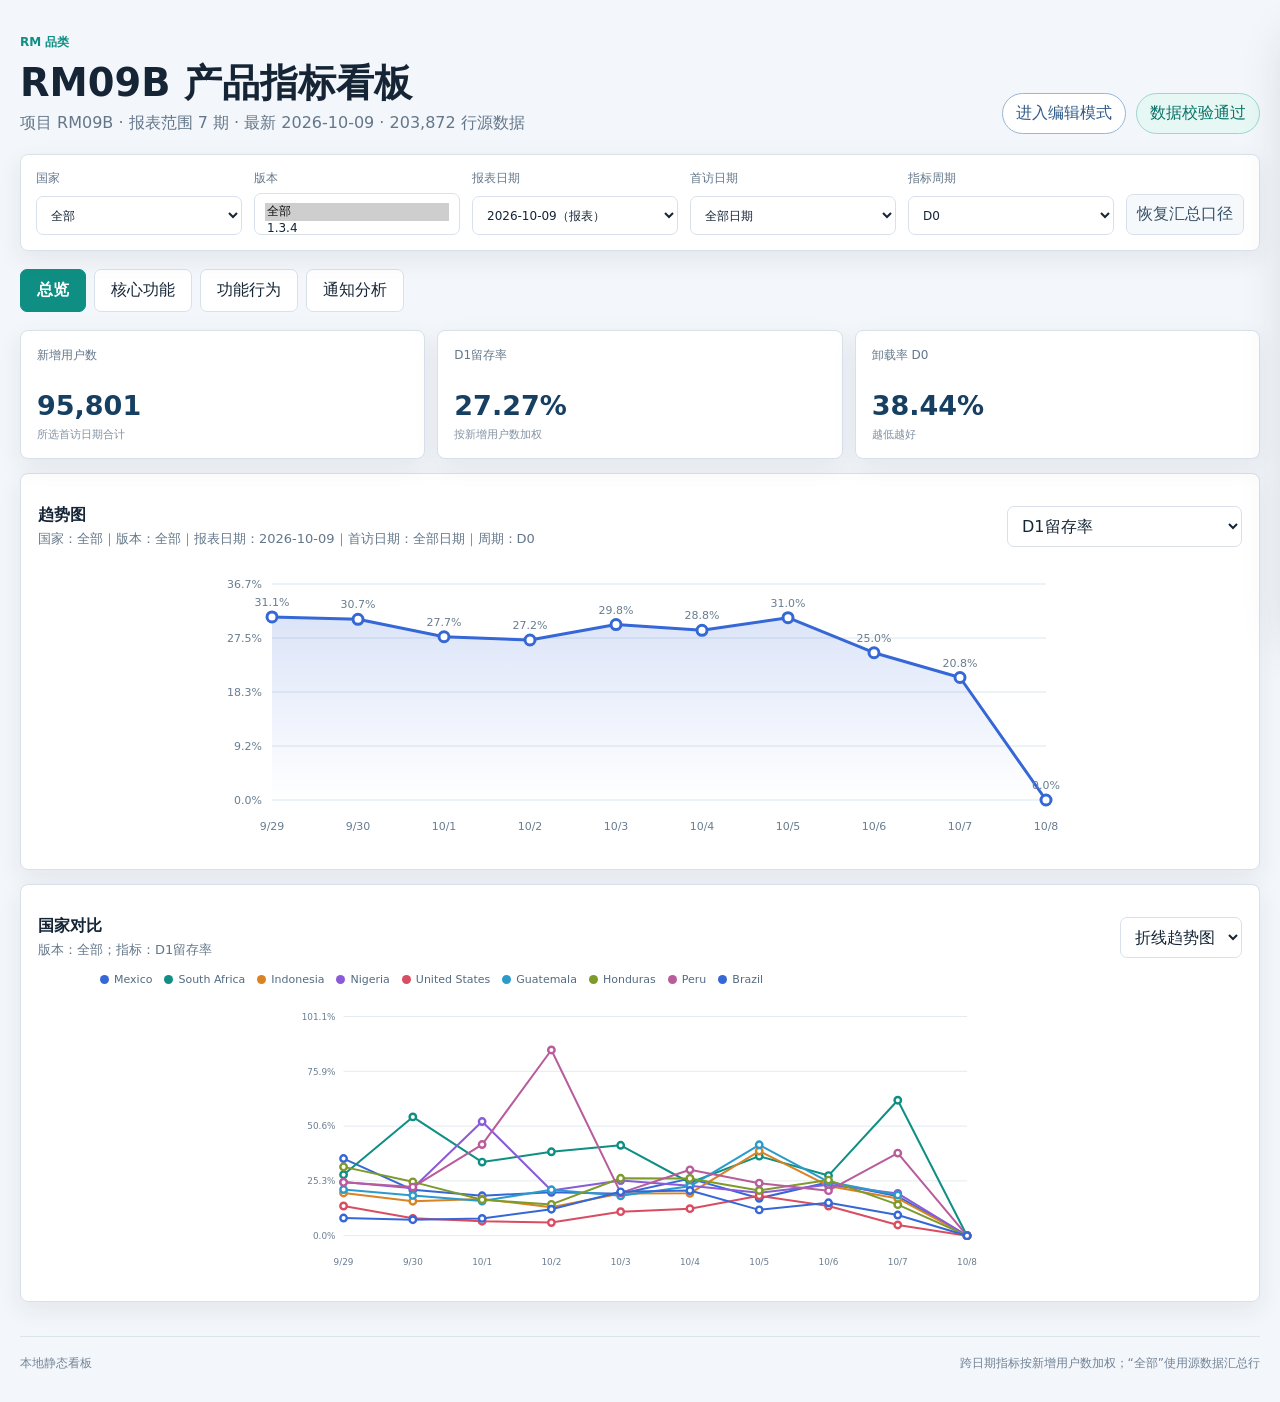
<file: rm09b/index.html>
<!doctype html>
<html lang="zh-CN">
<head>
  <meta charset="utf-8">
  <meta name="viewport" content="width=device-width, initial-scale=1">
  <title>RM09B 产品指标看板</title>
  <link rel="icon" href="data:image/svg+xml,%3Csvg xmlns='http://www.w3.org/2000/svg' viewBox='0 0 64 64'%3E%3Crect width='64' height='64' rx='12' fill='%230f8f83'/%3E%3Ctext x='32' y='41' text-anchor='middle' font-family='Arial' font-size='25' font-weight='700' fill='white'%3ERM%3C/text%3E%3C/svg%3E">
  <link rel="stylesheet" href="styles.css">
</head>
<body>
  <header class="topbar">
    <div>
      <div class="eyebrow">RM 品类</div>
      <h1>RM09B 产品指标看板</h1>
      <p id="report-caption">正在加载数据…</p>
    </div>
    <div class="topbar-actions">
      <button id="toggle-editor" class="edit-toggle" type="button" aria-pressed="false">进入编辑模式</button>
      <div class="status-chip" id="data-status">数据加载中</div>
    </div>
  </header>

  <section class="filters" aria-label="筛选条件">
    <label>国家<select id="filter-country"></select></label>
    <label>版本<select id="filter-version" multiple size="1" aria-label="版本（可多选）"></select></label>
    <label>报表日期<select id="filter-report-date"></select></label>
    <label>首访日期<select id="filter-date"></select></label>
    <label>指标周期<select id="filter-day"><option>D0</option><option>D1</option><option>D2</option></select></label>
    <button id="reset-filters" type="button">恢复汇总口径</button>
  </section>

  <nav class="tabs" aria-label="看板页面">
    <button class="active" data-view="overview">总览</button>
    <button data-view="api">核心功能</button>
    <button data-view="feature">功能行为</button>
    <button data-view="timing">通知分析</button>
  </nav>

  <main id="app" aria-live="polite"></main>

  <aside id="editor-panel" class="editor-panel" aria-hidden="true">
    <div class="editor-panel-head">
      <div><span class="editor-kicker">精准定位编辑</span><h2>编辑当前元素</h2></div>
      <button id="close-editor" class="icon-button" type="button" aria-label="关闭编辑面板">×</button>
    </div>
    <p class="editor-help">开启编辑模式后，点击看板中的标题、指标、卡片或图表区域即可定位。</p>
    <div class="editor-target-box">
      <span class="editor-label">已定位元素</span>
      <strong id="editor-target-name">尚未选择</strong>
      <code id="editor-target-path">—</code>
    </div>
    <label class="editor-field">文字内容
      <textarea id="editor-text" rows="4" placeholder="请选择可编辑的文字元素" disabled></textarea>
    </label>
    <div class="editor-grid">
      <label class="editor-field">文字颜色<input id="editor-color" type="color" value="#152536" disabled></label>
      <label class="editor-field">背景颜色<input id="editor-background" type="color" value="#ffffff" disabled></label>
    </div>
    <label class="editor-check"><input id="editor-hidden" type="checkbox" disabled> 隐藏这个元素</label>
    <div class="editor-actions">
      <button id="apply-editor" class="primary-editor-button" type="button" disabled>应用修改</button>
      <button id="reset-editor" type="button" disabled>清除当前修改</button>
    </div>
    <button id="reset-all-editor" class="reset-all-editor" type="button">清除全部本地修改</button>
    <p id="editor-status" class="editor-status">修改只保存在当前浏览器，不会改变源数据。</p>
  </aside>

  <footer>
    <span>本地静态看板</span>
    <span>跨日期指标按新增用户数加权；“全部”使用源数据汇总行</span>
  </footer>

  <script src="meta.js"></script>
  <script src="data.js"></script>
  <script src="feature_data.js"></script>
  <script src="timing_data.js"></script>
  <script src="api_data.js"></script>
  <script src="app.js"></script>
</body>
</html>
</file>
<file: rm09b/styles.css>
:root {
  color-scheme: light;
  --bg: #f3f6fa;
  --panel: #ffffff;
  --panel-2: #f8fafc;
  --line: #d8e1ea;
  --text: #152536;
  --muted: #64778a;
  --accent: #0f8f83;
  --accent-2: #3567d6;
  --danger: #d94d62;
  --warning: #d98324;
  --shadow: 0 8px 24px rgba(34, 54, 74, .08);
}

* { box-sizing: border-box; }
body {
  margin: 0;
  min-width: 320px;
  background: var(--bg);
  color: var(--text);
  font-family: "Segoe UI", "Microsoft YaHei", system-ui, sans-serif;
}
button, select { font: inherit; }

.topbar, .filters, .tabs, main, footer {
  width: min(1500px, calc(100% - 40px));
  margin-left: auto;
  margin-right: auto;
}
.topbar {
  display: flex;
  justify-content: space-between;
  align-items: end;
  gap: 24px;
  padding: 34px 0 20px;
}
.topbar-actions { display: flex; align-items: center; gap: 10px; }
.edit-toggle { border: 1px solid #9ab5d5; background: #ffffff; color: #315b88; padding: 9px 13px; border-radius: 999px; cursor: pointer; white-space: nowrap; }
.edit-toggle:hover, .edit-toggle.active { border-color: var(--accent); color: #ffffff; background: var(--accent); }
.eyebrow { color: var(--accent); font-size: 12px; font-weight: 700; letter-spacing: 0; text-transform: uppercase; }
h1 { margin: 7px 0 4px; font-size: clamp(26px, 3vw, 42px); letter-spacing: 0; }
.topbar p { margin: 0; color: var(--muted); }
.status-chip {
  border: 1px solid #9bd7d1;
  background: #e7f7f4;
  color: #087368;
  padding: 9px 13px;
  border-radius: 999px;
  white-space: nowrap;
}

.filters {
  display: grid;
  grid-template-columns: repeat(5, minmax(130px, 1fr)) auto;
  gap: 12px;
  padding: 15px;
  border: 1px solid var(--line);
  background: rgba(255, 255, 255, .94);
  border-radius: 8px;
  box-shadow: var(--shadow);
  position: sticky;
  top: 10px;
  z-index: 10;
  backdrop-filter: blur(12px);
}
.filters label { display: grid; gap: 6px; color: var(--muted); font-size: 12px; }
select, .filters button, .tabs button, .metric-select {
  color: var(--text);
  background: #ffffff;
  border: 1px solid var(--line);
  border-radius: 7px;
  padding: 9px 10px;
}
select[multiple] { min-height: 42px; height: 42px; overflow: hidden; }
select[multiple]:focus, select[multiple]:active { height: 120px; overflow: auto; }
.filters button { align-self: end; cursor: pointer; color: #365168; background: #f6f9fc; }
.filters button:hover, .tabs button:hover { border-color: var(--accent); }

.tabs { display: flex; gap: 8px; padding: 18px 0 8px; overflow-x: auto; }
.tabs button { cursor: pointer; padding: 10px 16px; white-space: nowrap; }
.tabs button.active { background: var(--accent); border-color: var(--accent); color: #ffffff; font-weight: 800; }

main { padding: 10px 0 34px; min-height: 680px; }
.section-head { display: flex; justify-content: space-between; align-items: center; gap: 18px; margin: 14px 0; }
.section-head h2 { margin: 0; font-size: 20px; }
.section-head p { margin: 4px 0 0; color: var(--muted); font-size: 13px; }
.section-controls { display: flex; gap: 8px; align-items: center; }

.kpi-grid { display: grid; grid-template-columns: repeat(auto-fit, minmax(220px, 1fr)); gap: 12px; }
.kpi, .panel {
  border: 1px solid var(--line);
  background: var(--panel);
  border-radius: 8px;
  box-shadow: var(--shadow);
}
.kpi { padding: 16px; min-height: 118px; }
.kpi .label { color: var(--muted); font-size: 12px; min-height: 34px; }
.kpi .value { margin-top: 9px; font-size: 27px; font-weight: 800; letter-spacing: 0; color: #163f62; }
.kpi .note { margin-top: 6px; color: #8292a3; font-size: 11px; }

.grid-2 { display: grid; grid-template-columns: minmax(0, 1.45fr) minmax(320px, .85fr); gap: 14px; margin-top: 14px; }
.grid-even { display: grid; grid-template-columns: repeat(2, minmax(0, 1fr)); gap: 14px; margin-top: 14px; }
.overview-module { display: block; margin-top: 14px; }
.version-compare-grid { display: grid; grid-template-columns: repeat(auto-fit, minmax(220px, 1fr)); gap: 12px; margin-top: 12px; }
.version-compare-card { padding: 13px 15px; border: 1px solid var(--line); border-radius: 8px; background: #ffffff; box-shadow: var(--shadow); }
.version-compare-card .label { color: #50677c; font-size: 12px; font-weight: 700; }
.version-compare-values { display: flex; flex-wrap: wrap; gap: 8px 14px; margin-top: 9px; color: #24415d; font-size: 12px; }
.feature-pie-panel { margin-top: 14px; }
.feature-pie-layout { display: grid; grid-template-columns: minmax(220px, 330px) 1fr; gap: 24px; align-items: center; }
.feature-pie { width: min(280px, 100%); aspect-ratio: 1; border-radius: 50%; display: grid; place-items: center; }
.feature-pie-hole { width: 48%; aspect-ratio: 1; border-radius: 50%; background: #ffffff; box-shadow: inset 0 0 0 1px #e0e7ef; }
.feature-pie-legend { display: grid; grid-template-columns: repeat(2, minmax(180px, 1fr)); gap: 8px 18px; }
.feature-pie-row { display: grid; grid-template-columns: 10px 1fr auto; gap: 7px; align-items: center; color: #435b72; font-size: 12px; }
.feature-pie-row i { width: 9px; height: 9px; border-radius: 50%; }
.feature-pie-row strong { color: #1f496d; }
.feature-module-list { display: grid; gap: 14px; margin-top: 14px; }
.feature-module { padding: 16px; border: 1px solid var(--line); border-radius: 8px; background: #ffffff; box-shadow: var(--shadow); }
.feature-module-head { display: flex; justify-content: space-between; align-items: center; gap: 12px; margin-bottom: 12px; }
.feature-module-head h3 { margin: 0; color: #173a5c; }
.feature-module-head span { color: var(--muted); font-size: 12px; }
.feature-module-bars { margin-bottom: 14px; }
.version-bar-legend { display: flex; flex-wrap: wrap; gap: 8px 14px; margin-bottom: 10px; color: #536b80; font-size: 11px; }
.version-bar-legend span { display: inline-flex; align-items: center; gap: 5px; }
.version-bar-legend i { width: 9px; height: 9px; border-radius: 50%; display: inline-block; }
.version-bar-list { display: grid; gap: 12px; }
.version-bar-group { display: grid; gap: 4px; }
.version-bar-label { color: #33495d; font-size: 12px; font-weight: 700; margin-bottom: 2px; }
.version-bar-row { display: grid; grid-template-columns: 72px minmax(120px, 1fr) auto; gap: 9px; align-items: center; }
.version-bar-version { color: #718397; font-size: 11px; }
.panel { padding: 17px; min-width: 0; }
.panel h3 { margin: 0 0 3px; font-size: 16px; }
.panel .subtitle { color: var(--muted); font-size: 12px; margin-bottom: 14px; }
.empty { color: var(--muted); display: grid; place-items: center; min-height: 220px; text-align: center; }
.api-alert { margin: 10px 0 14px; padding: 11px 13px; border: 1px solid #f0bdc5; border-radius: 8px; background: #fff3f5; color: #9f3f50; font-size: 13px; }
.api-entry-link, .api-entry-button { display: inline-flex; align-items: center; justify-content: center; border: 1px solid #9ab5d5; border-radius: 7px; background: #ffffff; color: #315b88; padding: 9px 12px; text-decoration: none; font-size: 12px; }
.api-entry-link:hover, .api-entry-button:hover { border-color: var(--accent); color: var(--accent); }
.api-missing-panel { margin-top: 14px; }
.api-missing-panel p { color: var(--muted); margin: 8px 0 16px; }

.line-chart { width: 100%; overflow-x: auto; }
.line-chart svg { width: 100%; min-width: 600px; height: 290px; display: block; }
.axis-label { fill: #687d90; font-size: 11px; }
.grid-line { stroke: #dce5ed; stroke-width: 1; }
.trend-line { fill: none; stroke: var(--accent-2); stroke-width: 3; stroke-linejoin: round; stroke-linecap: round; }
.multi-trend-line { fill: none; stroke-width: 2.5; stroke-linejoin: round; stroke-linecap: round; }
.trend-area { fill: url(#trendFill); opacity: .8; }
.trend-dot { fill: #ffffff; stroke: var(--accent-2); stroke-width: 3; }
.interactive-chart { position: relative; }
.chart-tooltip { position: absolute; z-index: 5; pointer-events: none; opacity: 0; transform: translateY(4px); padding: 8px 10px; border: 1px solid #b9cde1; border-radius: 7px; background: rgba(21, 37, 54, .94); color: #ffffff; font-size: 12px; white-space: nowrap; transition: opacity .12s ease, transform .12s ease; }
.chart-tooltip.visible { opacity: 1; transform: translateY(0); }
.chart-tooltip { white-space: pre-line; }
.chart-hover-zone { fill: transparent; cursor: crosshair; pointer-events: all; }
.chart-legend { display: flex; flex-wrap: wrap; gap: 7px 12px; margin: 0 0 8px 62px; color: #536b80; font-size: 11px; }
.chart-legend-item { display: inline-flex; align-items: center; gap: 5px; }
.chart-legend-item i { width: 9px; height: 9px; border-radius: 50%; display: inline-block; }

.bar-list { display: grid; gap: 11px; }
.bar-row { display: grid; grid-template-columns: minmax(120px, 1.15fr) minmax(120px, 2fr) auto; gap: 10px; align-items: center; }
.bar-label { overflow: hidden; text-overflow: ellipsis; white-space: nowrap; font-size: 12px; color: #33495d; }
.bar-track { height: 9px; border-radius: 999px; background: #e9eef4; overflow: hidden; }
.bar-fill { height: 100%; min-width: 2px; border-radius: inherit; background: var(--accent-2); }
.bar-value { font-variant-numeric: tabular-nums; color: #253b50; font-size: 12px; min-width: 64px; text-align: right; }

.table-wrap { overflow: auto; max-height: 600px; border: 1px solid var(--line); border-radius: 8px; }
table { width: 100%; border-collapse: collapse; font-size: 12px; }
th, td { padding: 10px 12px; border-bottom: 1px solid #e3e9ef; text-align: left; white-space: nowrap; }
th { position: sticky; top: 0; background: #eef3f8; color: #50677c; z-index: 1; }
td.num, th.num { text-align: right; font-variant-numeric: tabular-nums; }
tbody tr:hover { background: #f4faf9; }

.source-list { display: grid; gap: 10px; }
.source-item { display: grid; grid-template-columns: 1fr auto auto; gap: 12px; padding: 11px 0; border-bottom: 1px solid #e3e9ef; }
.source-item:last-child { border-bottom: 0; }
.muted { color: var(--muted); }
.good { color: #087f72; }

footer { display: flex; justify-content: space-between; gap: 20px; color: #718397; border-top: 1px solid #dce4eb; padding: 18px 0 30px; font-size: 12px; }

.editor-panel { position: fixed; top: 18px; right: 18px; z-index: 40; width: min(360px, calc(100vw - 36px)); padding: 18px; border: 1px solid #b9cde1; border-radius: 12px; background: rgba(255, 255, 255, .98); box-shadow: 0 18px 50px rgba(34, 54, 74, .18); transform: translateX(calc(100% + 30px)); transition: transform .22s ease; }
.editor-panel.open { transform: translateX(0); }
.editor-panel-head { display: flex; align-items: start; justify-content: space-between; gap: 14px; }
.editor-panel-head h2 { margin: 3px 0 0; font-size: 19px; color: #173a5c; }
.editor-kicker { color: var(--accent); font-size: 11px; font-weight: 800; }
.icon-button { border: 0; background: transparent; color: #718397; font-size: 26px; line-height: 1; cursor: pointer; }
.editor-help, .editor-status { color: #6b7f92; font-size: 12px; line-height: 1.6; }
.editor-target-box { display: grid; gap: 5px; margin: 13px 0; padding: 11px; border: 1px solid #d5e1ec; border-radius: 8px; background: #f5f9fc; }
.editor-label { color: #778b9d; font-size: 11px; }
.editor-target-box strong { color: #1f496d; overflow-wrap: anywhere; }
.editor-target-box code { color: #718397; font-size: 10px; overflow-wrap: anywhere; }
.editor-field { display: grid; gap: 6px; margin: 12px 0; color: #50677c; font-size: 12px; font-weight: 700; }
.editor-field textarea, .editor-field input[type="color"] { width: 100%; border: 1px solid #cfdae5; border-radius: 7px; background: #ffffff; color: #152536; padding: 9px; font: inherit; resize: vertical; }
.editor-field input[type="color"] { height: 36px; padding: 3px; cursor: pointer; }
.editor-grid { display: grid; grid-template-columns: 1fr 1fr; gap: 10px; }
.editor-check { display: flex; gap: 8px; align-items: center; color: #50677c; font-size: 12px; }
.editor-actions { display: flex; gap: 8px; margin-top: 16px; }
.editor-actions button, .reset-all-editor { border: 1px solid #cfdae5; border-radius: 7px; background: #f7fafc; color: #35536f; padding: 9px 10px; cursor: pointer; }
.primary-editor-button { border-color: var(--accent) !important; background: var(--accent) !important; color: #ffffff !important; }
.editor-actions button:disabled, .editor-field input:disabled, .editor-field textarea:disabled, .editor-check input:disabled { cursor: not-allowed; opacity: .48; }
.reset-all-editor { width: 100%; margin-top: 10px; color: #a34f5f; }
.editor-mode .editor-targetable { cursor: crosshair; }
.editor-mode .editor-targetable:hover { outline: 2px dashed #5c8ed0; outline-offset: 3px; }
.editor-selected { outline: 3px solid #0f8f83 !important; outline-offset: 4px !important; position: relative; }
.editor-hidden { display: none !important; }

@media (max-width: 1150px) {
  .filters { grid-template-columns: repeat(3, 1fr); }
  .kpi-grid { grid-template-columns: repeat(2, 1fr); }
  .grid-2, .grid-even { grid-template-columns: 1fr; }
}
@media (max-width: 680px) {
  .topbar, .filters, .tabs, main, footer { width: min(100% - 24px, 1500px); }
  .topbar { align-items: start; flex-direction: column; }
  .filters { position: static; grid-template-columns: 1fr; }
  .kpi-grid { grid-template-columns: repeat(2, 1fr); }
  .section-head { align-items: start; flex-direction: column; }
  .bar-row { grid-template-columns: 1fr auto; }
  .bar-track { grid-column: 1 / -1; grid-row: 2; }
  footer { flex-direction: column; }
  .topbar-actions { align-items: start; flex-direction: column; }
  .feature-pie-layout { grid-template-columns: 1fr; }
  .feature-pie { margin: 0 auto; }
  .feature-pie-legend { grid-template-columns: 1fr; }
}
</file>
